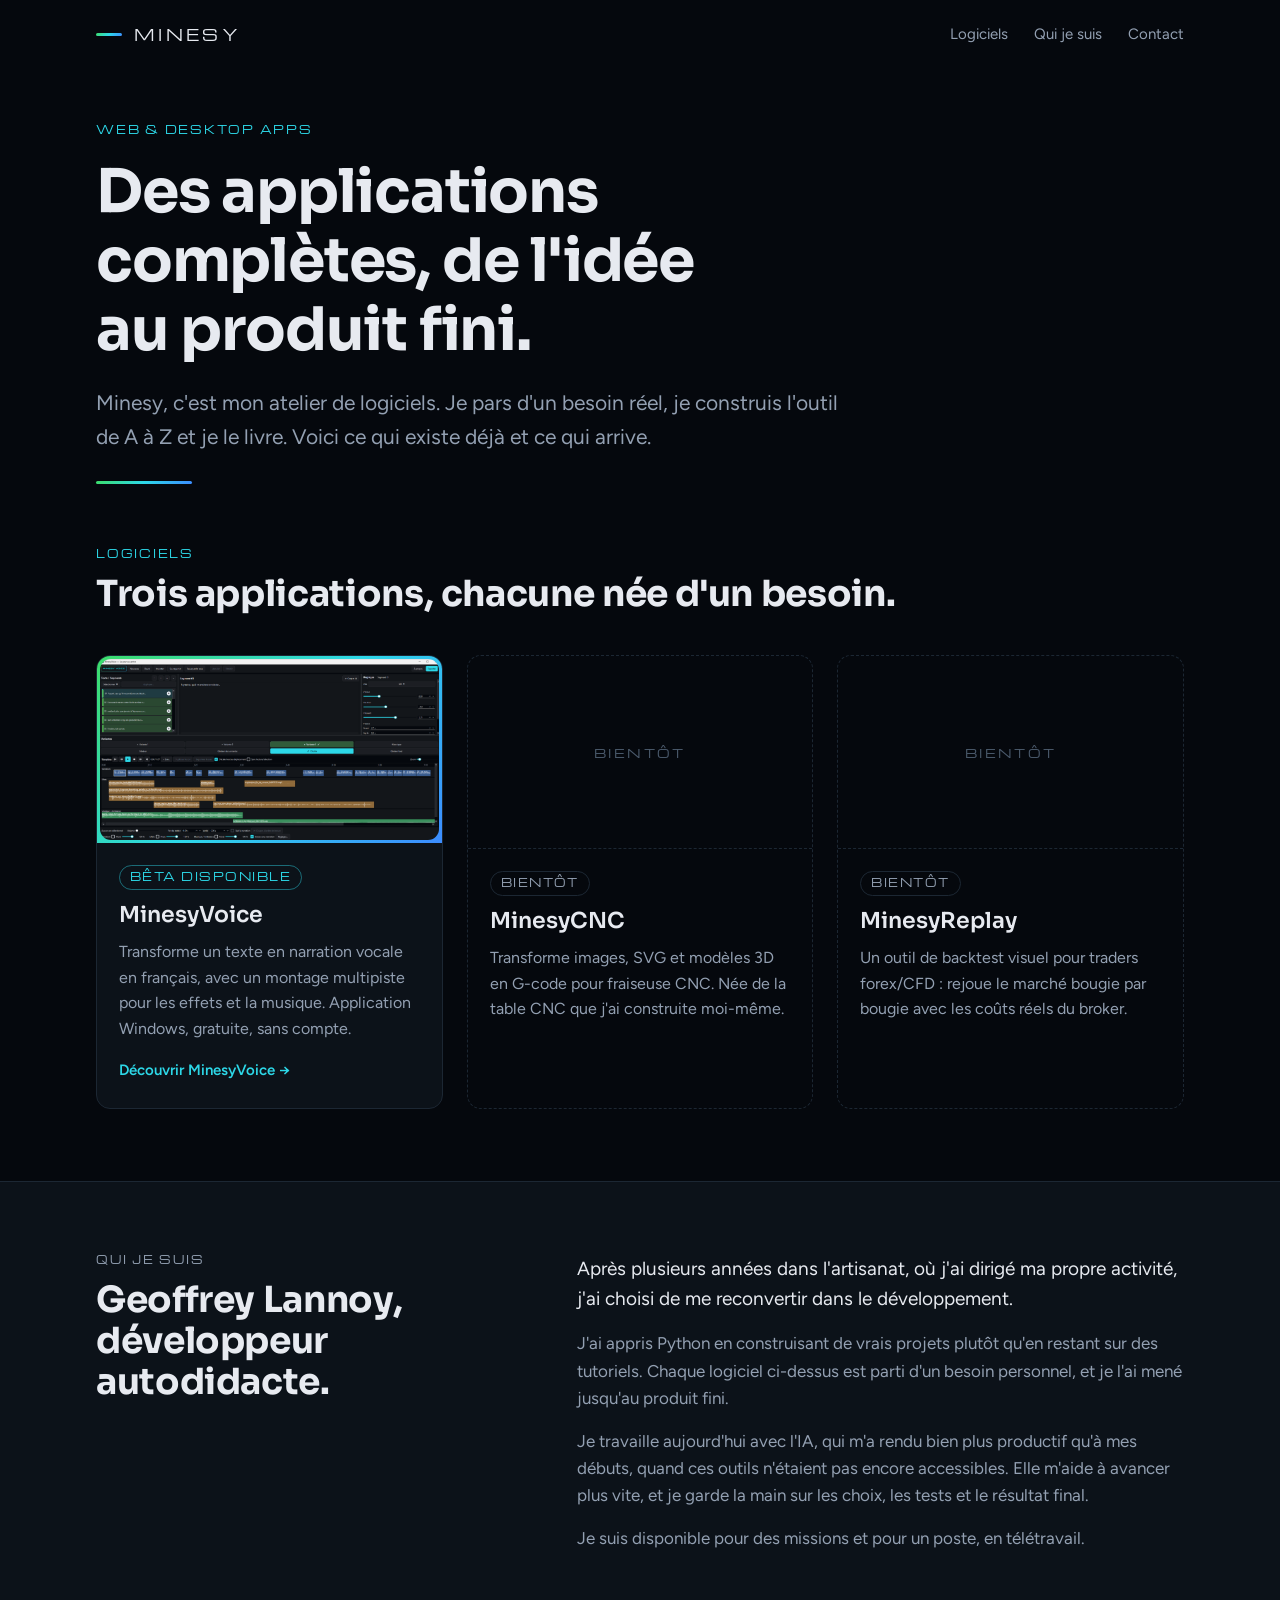
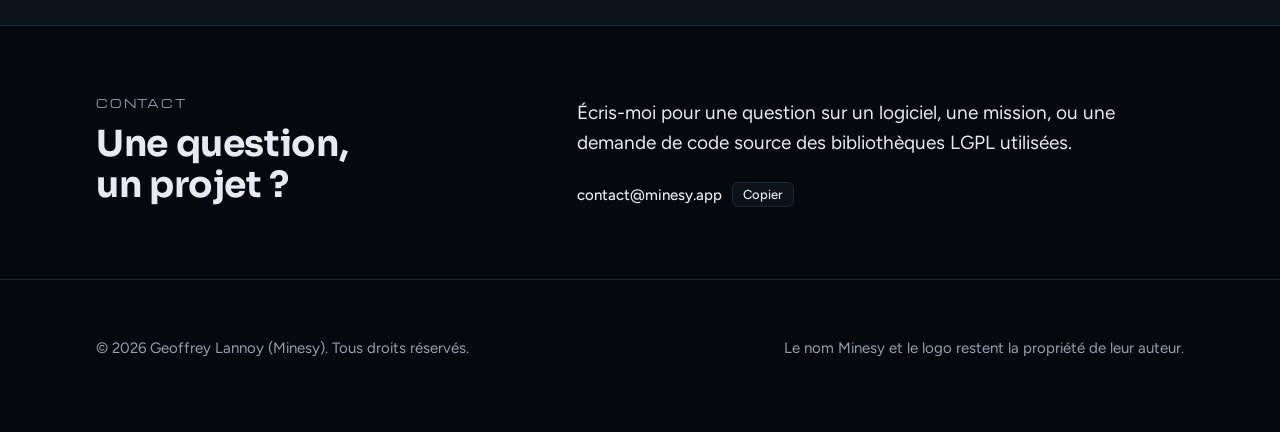
<file: index.html>
<!doctype html>
<html lang="fr">
<head>
<meta charset="utf-8">
<meta name="viewport" content="width=device-width, initial-scale=1, viewport-fit=cover">
<meta name="description" content="Minesy : applications web et desktop. MinesyVoice transforme un texte en narration vocale en français.">
<title>Minesy</title>
<link rel="stylesheet" href="https://fonts.googleapis.com/css2?family=Figtree:wght@400;500;600&family=Michroma&family=Sora:wght@600;700&display=swap">
<link rel="stylesheet" href="style.css">
</head>
<body>
<header>
  <div class="wrap">
    <a class="brand" href="index.html">MINESY</a>
    <nav aria-label="Navigation">
      <a href="#logiciels">Logiciels</a>
      <a href="#apropos">Qui je suis</a>
      <a href="#contact">Contact</a>
    </nav>
  </div>
</header>

<main>
  <section class="home-hero">
    <div class="wrap">
      <div class="hero-text">
        <p class="label">Web &amp; Desktop Apps</p>
        <h1>Des applications complètes, de l'idée au produit fini.</h1>
        <p class="lead">Minesy, c'est mon atelier de logiciels. Je pars d'un besoin réel, je construis l'outil de A à Z et je le livre. Voici ce qui existe déjà et ce qui arrive.</p>
        <div class="rule"></div>
      </div>
    </div>
  </section>

  <section id="logiciels" style="padding-top:24px">
    <div class="wrap">
      <p class="label">Logiciels</p>
      <h2 style="margin-top:14px">Trois applications, chacune née d'un besoin.</h2>

      <div class="cards">
        <a class="card live" href="voix.html">
          <div class="shot"><img src="img/interface.png" width="1917" height="1029" alt="Fenêtre de MinesyVoice avec sa timeline."></div>
          <div class="body">
            <span class="chip on">Bêta disponible</span>
            <h3>MinesyVoice</h3>
            <p>Transforme un texte en narration vocale en français, avec un montage multipiste pour les effets et la musique. Application Windows, gratuite, sans compte.</p>
            <span class="more-link">Découvrir MinesyVoice →</span>
          </div>
        </a>

        <div class="card soon">
          <div class="ph">Bientôt</div>
          <div class="body">
            <span class="chip">Bientôt</span>
            <h3>MinesyCNC</h3>
            <p>Transforme images, SVG et modèles 3D en G-code pour fraiseuse CNC. Née de la table CNC que j'ai construite moi-même.</p>
          </div>
        </div>

        <div class="card soon">
          <div class="ph">Bientôt</div>
          <div class="body">
            <span class="chip">Bientôt</span>
            <h3>MinesyReplay</h3>
            <p>Un outil de backtest visuel pour traders forex/CFD : rejoue le marché bougie par bougie avec les coûts réels du broker.</p>
          </div>
        </div>
      </div>
    </div>
  </section>

  <section id="apropos" class="band">
    <div class="wrap about">
      <div style="display:grid; gap:14px; align-content:start">
        <p class="label">Qui je suis</p>
        <h2>Geoffrey Lannoy, développeur autodidacte.</h2>
      </div>
      <div class="text">
        <p>Après plusieurs années dans l'artisanat, où j'ai dirigé ma propre activité, j'ai choisi de me reconvertir dans le développement.</p>
        <p>J'ai appris Python en construisant de vrais projets plutôt qu'en restant sur des tutoriels. Chaque logiciel ci-dessus est parti d'un besoin personnel, et je l'ai mené jusqu'au produit fini.</p>
        <p>Je travaille aujourd'hui avec l'IA, qui m'a rendu bien plus productif qu'à mes débuts, quand ces outils n'étaient pas encore accessibles. Elle m'aide à avancer plus vite, et je garde la main sur les choix, les tests et le résultat final.</p>
        <p>Je suis disponible pour des missions et pour un poste, en télétravail.</p>
      </div>
    </div>
  </section>

  <section id="contact">
    <div class="wrap about">
      <div style="display:grid; gap:14px; align-content:start">
        <p class="label">Contact</p>
        <h2>Une question, un projet ?</h2>
      </div>
      <div class="text">
        <p>Écris-moi pour une question sur un logiciel, une mission, ou une demande de code source des bibliothèques LGPL utilisées.</p>
        <div class="contact-row">
          <span class="mail"><code>contact@minesy.app</code><button class="copy" type="button" id="copy-mail">Copier</button></span>
        </div>
      </div>
    </div>
  </section>
</main>

<footer>
  <div class="wrap">
    <div class="copyright" style="margin-top:0; padding-top:0; border-top:0">
      <span>© 2026 Geoffrey Lannoy (Minesy). Tous droits réservés.</span>
      <span>Le nom Minesy et le logo restent la propriété de leur auteur.</span>
    </div>
  </div>
</footer>

<script src="site.js"></script>
</body>
</html>
</file>
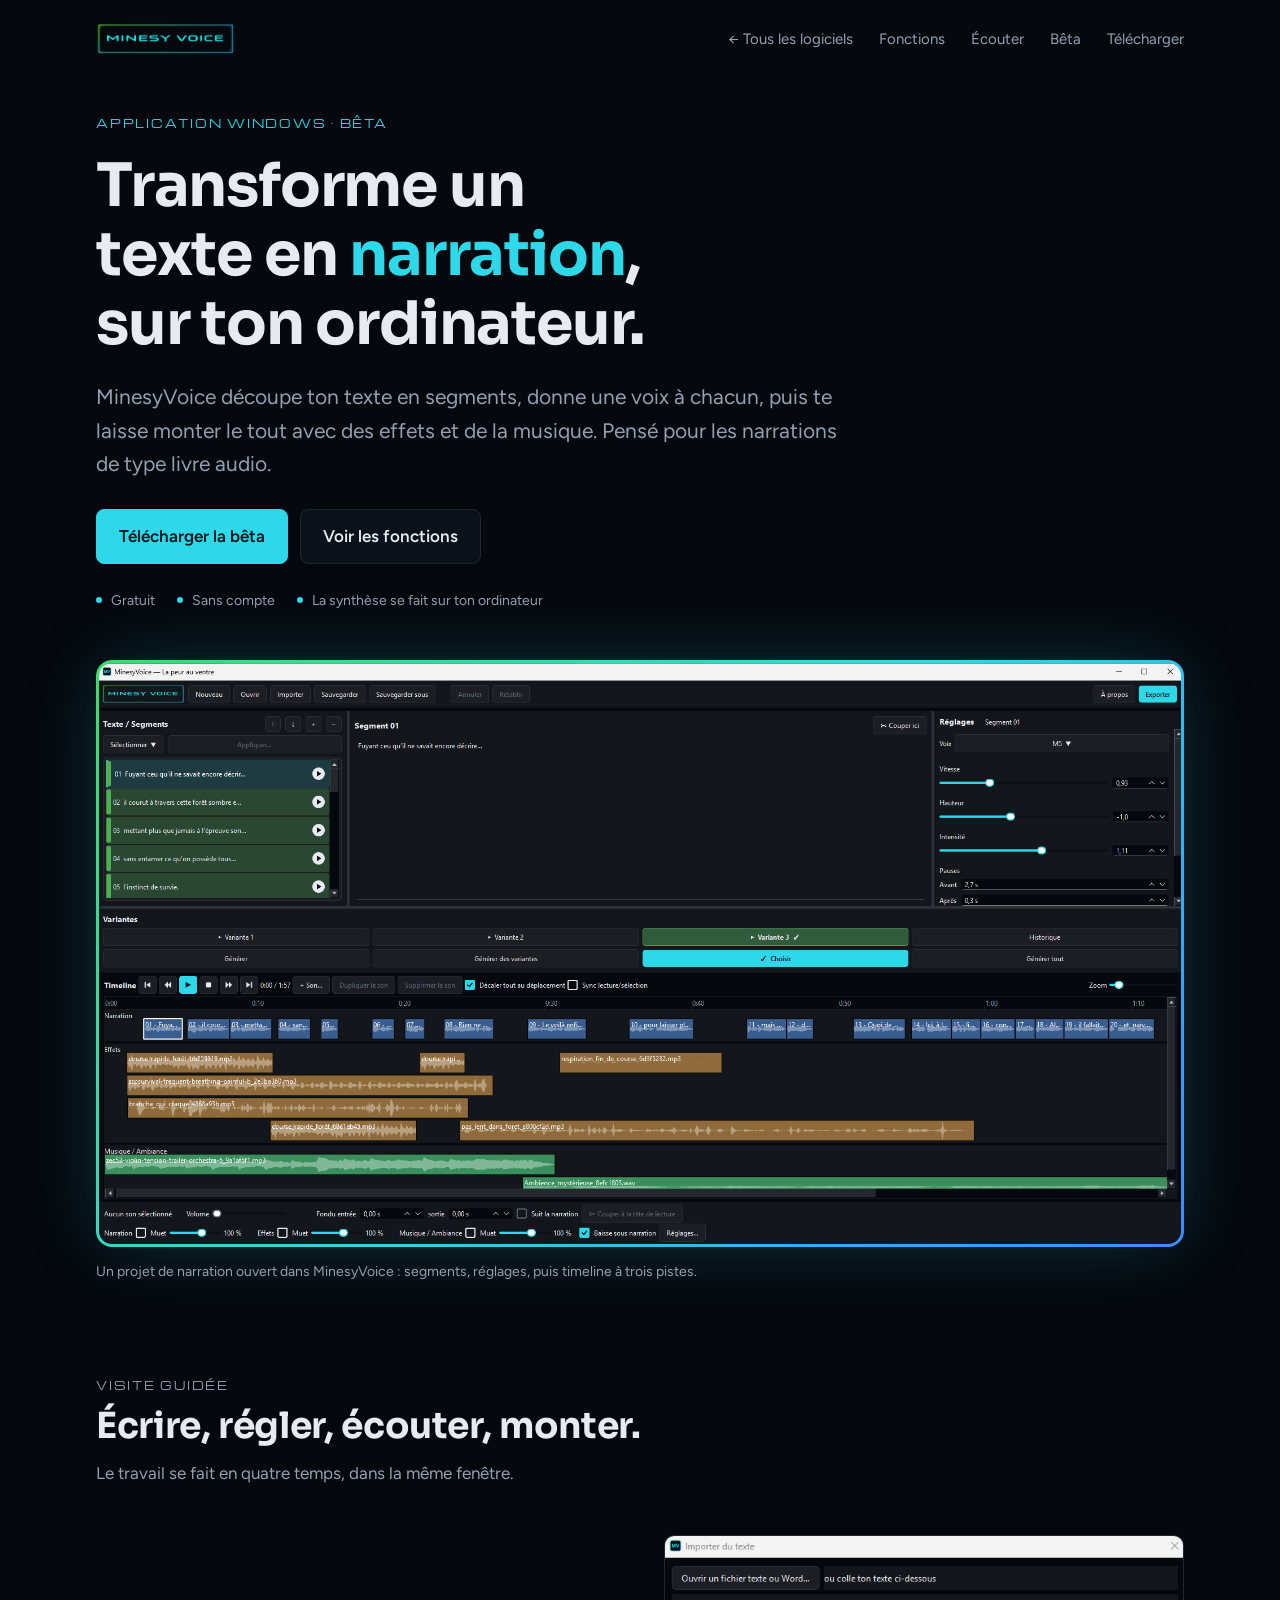
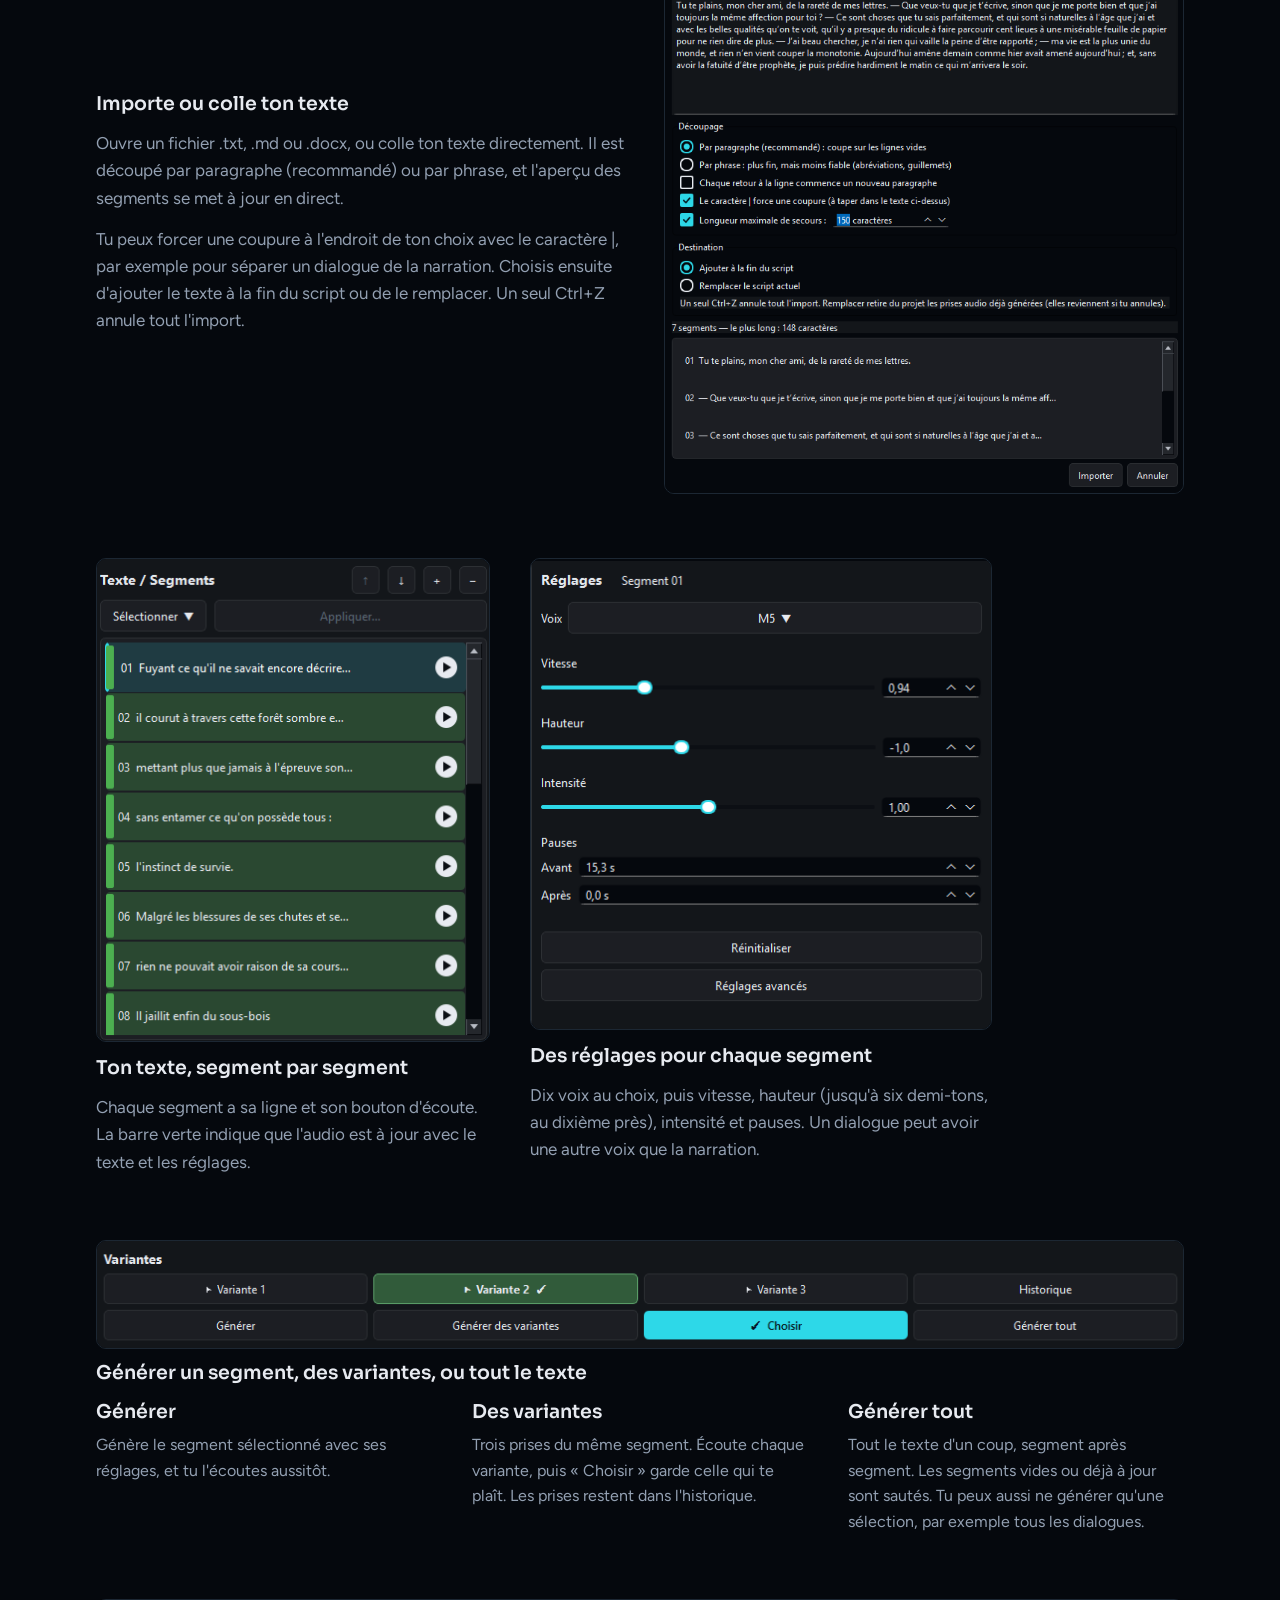
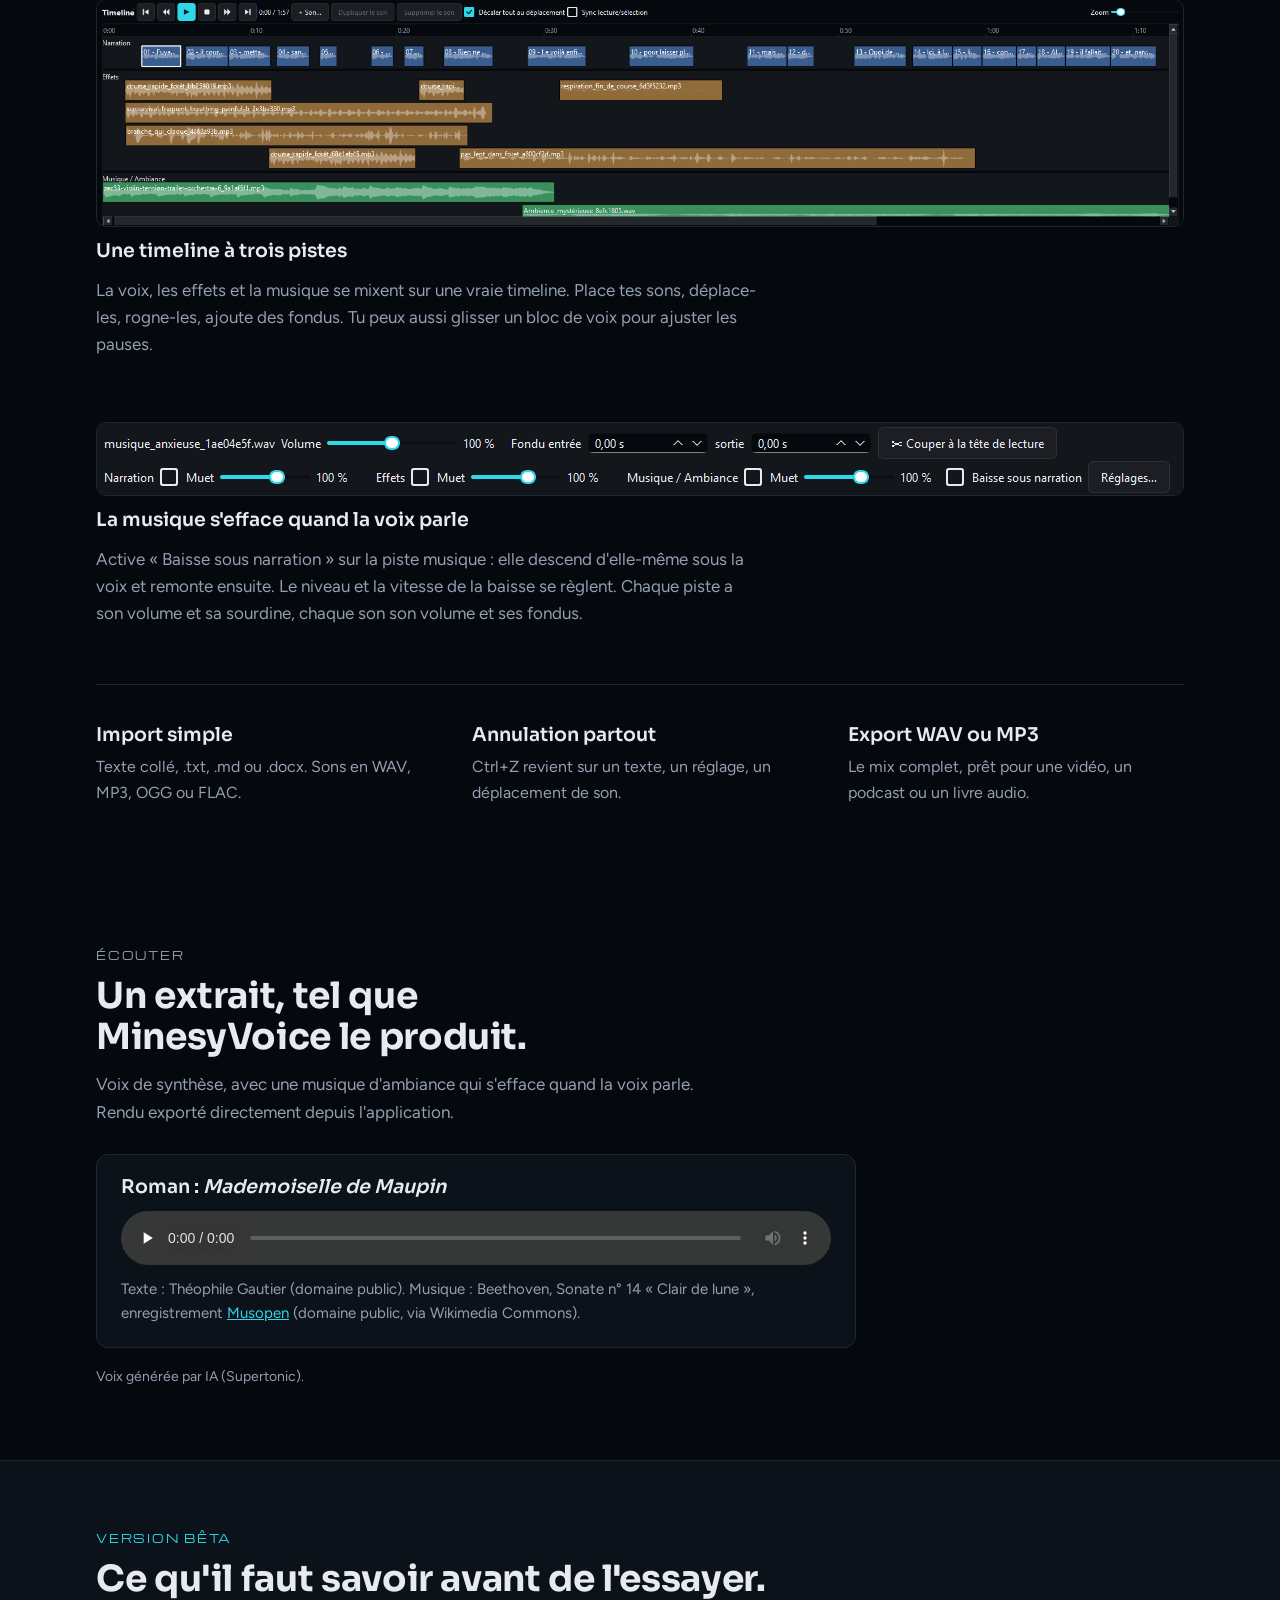
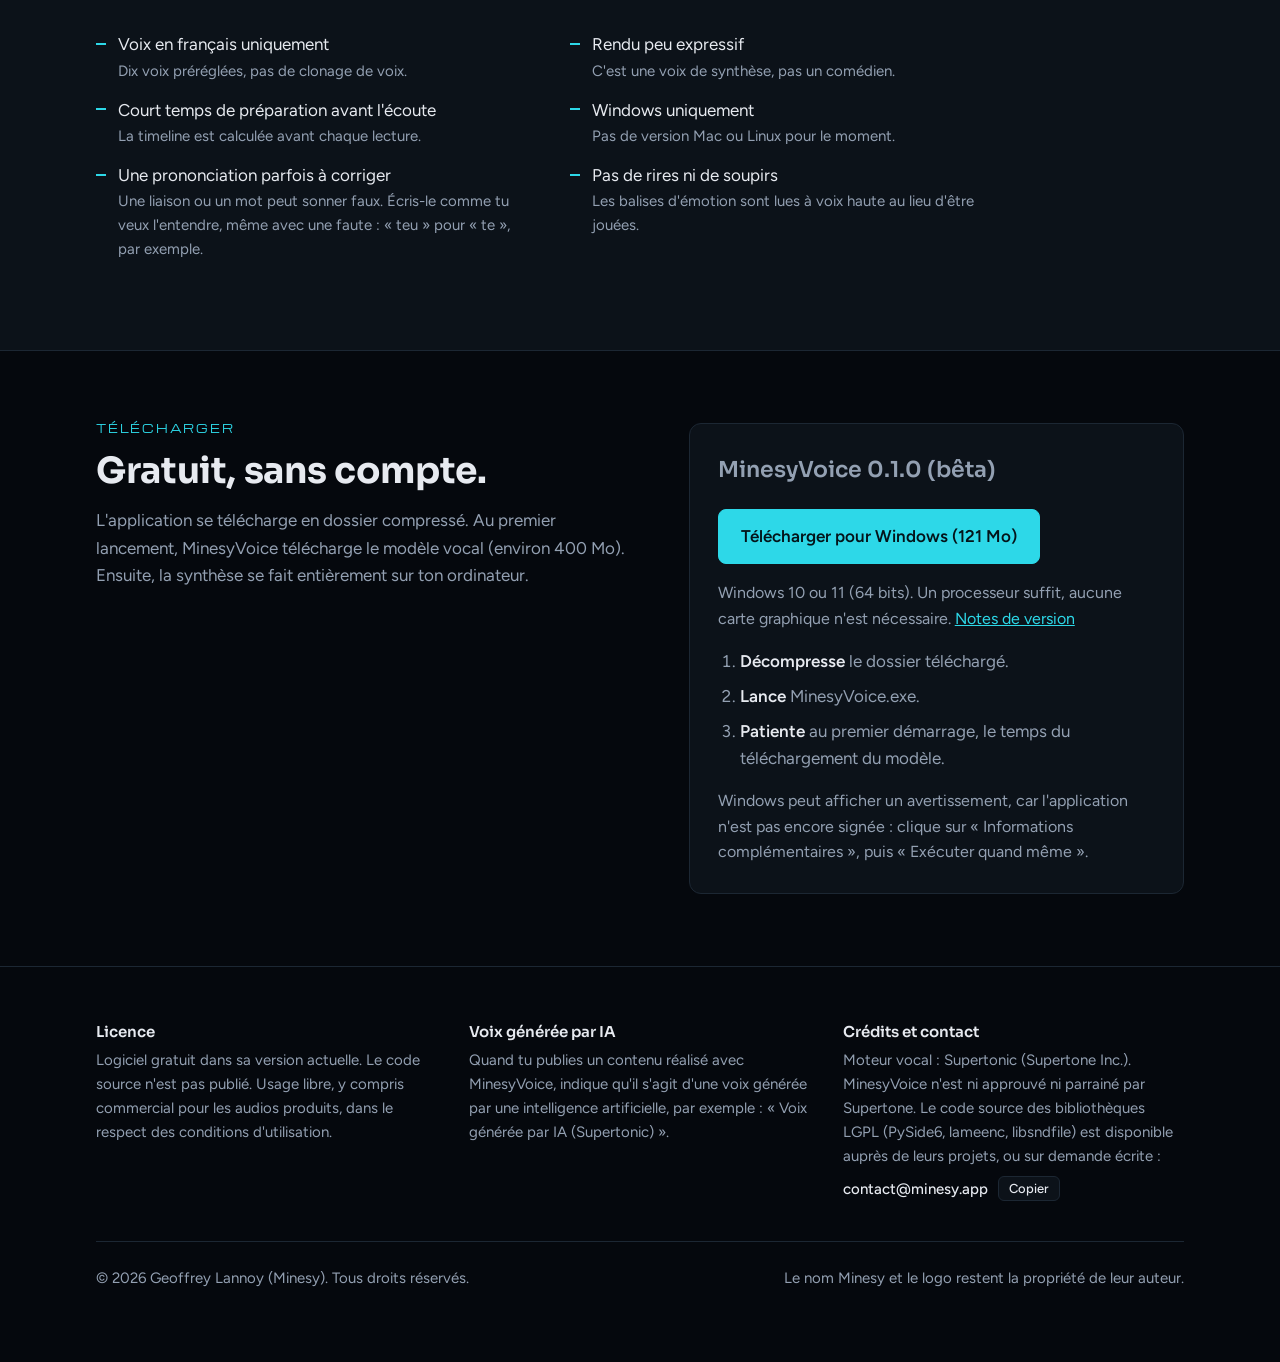
<file: voix.html>
<!doctype html>
<html lang="fr">
<head>
<meta charset="utf-8">
<meta name="viewport" content="width=device-width, initial-scale=1, viewport-fit=cover">
<meta name="description" content="MinesyVoice : application Windows gratuite qui transforme un texte en narration vocale en français, avec montage multipiste.">
<title>MinesyVoice</title>
<link rel="stylesheet" href="https://fonts.googleapis.com/css2?family=Figtree:wght@400;500;600&family=Michroma&family=Sora:wght@600;700&display=swap">
<link rel="stylesheet" href="style.css">
</head>
<body>

<header>
  <div class="wrap">
    <img class="logo" src="img/logo.png" alt="Minesy Voice">
    <nav aria-label="Navigation">
      <a href="index.html">← Tous les logiciels</a>
      <a href="#fonctions">Fonctions</a>
      <a href="#ecouter">Écouter</a>
      <a href="#beta">Bêta</a>
      <a href="#telecharger">Télécharger</a>
    </nav>
  </div>
</header>

<main>
  <section class="hero">
    <div class="wrap">
      <div class="hero-text">
        <p class="label">Application Windows · Bêta</p>
        <h1>Transforme un texte en <em>narration</em>, sur ton ordinateur.</h1>
        <p class="lead">MinesyVoice découpe ton texte en segments, donne une voix à chacun, puis te laisse monter le tout avec des effets et de la musique. Pensé pour les narrations de type livre audio.</p>
        <div class="actions">
          <a class="btn primary" href="#telecharger">Télécharger la bêta</a>
          <a class="btn" href="#fonctions">Voir les fonctions</a>
        </div>
        <div class="facts">
          <span>Gratuit</span>
          <span>Sans compte</span>
          <span>La synthèse se fait sur ton ordinateur</span>
        </div>
      </div>

      <div class="frame">
        <img src="img/interface.png" width="1917" height="1029" alt="Fenêtre de MinesyVoice : liste des segments, réglages de la voix, et timeline avec les pistes narration, effets et musique.">
      </div>
      <p class="caption">Un projet de narration ouvert dans MinesyVoice : segments, réglages, puis timeline à trois pistes.</p>
    </div>
  </section>

  <section id="fonctions">
    <div class="wrap">
      <div class="intro">
        <p class="label">Visite guidée</p>
        <h2>Écrire, régler, écouter, monter.</h2>
        <p>Le travail se fait en quatre temps, dans la même fenêtre.</p>
      </div>

      <div class="tour">
        <div class="pair split">
          <div class="item">
            <h3>Importe ou colle ton texte</h3>
            <p>Ouvre un fichier .txt, .md ou .docx, ou colle ton texte directement. Il est découpé par paragraphe (recommandé) ou par phrase, et l'aperçu des segments se met à jour en direct.</p>
            <p>Tu peux forcer une coupure à l'endroit de ton choix avec le caractère |, par exemple pour séparer un dialogue de la narration. Choisis ensuite d'ajouter le texte à la fin du script ou de le remplacer. Un seul Ctrl+Z annule tout l'import.</p>
          </div>
          <div class="plain-shot import-shot">
            <img src="img/import.png" width="694" height="746" alt="Fenêtre Importer du texte : ouverture d'un fichier ou texte collé, choix du découpage par paragraphe ou par phrase, destination, aperçu des segments.">
          </div>
        </div>

        <div class="shots">
          <figure style="--fw:394px">
            <img src="img/segments.png" width="394" height="485" alt="Liste des segments du texte, avec une pastille verte quand l'audio est à jour.">
            <figcaption class="item">
              <h3>Ton texte, segment par segment</h3>
              <p>Chaque segment a sa ligne et son bouton d'écoute. La barre verte indique que l'audio est à jour avec le texte et les réglages.</p>
            </figcaption>
          </figure>
          <figure style="--fw:462px">
            <img src="img/reglages.png" width="462" height="472" alt="Réglages d'un segment : voix, vitesse, hauteur, intensité, pauses avant et après.">
            <figcaption class="item">
              <h3>Des réglages pour chaque segment</h3>
              <p>Dix voix au choix, puis vitesse, hauteur (jusqu'à six demi-tons, au dixième près), intensité et pauses. Un dialogue peut avoir une autre voix que la narration.</p>
            </figcaption>
          </figure>
        </div>

        <div class="item">
          <div class="plain-shot">
            <img src="img/variantes.png" width="1140" height="112" alt="Boutons de génération : Variante 1, 2 et 3, Historique, Générer, Générer des variantes, Choisir, Générer tout.">
          </div>
          <h3>Générer un segment, des variantes, ou tout le texte</h3>
          <div class="more tight">
            <div>
              <h3>Générer</h3>
              <p>Génère le segment sélectionné avec ses réglages, et tu l'écoutes aussitôt.</p>
            </div>
            <div>
              <h3>Des variantes</h3>
              <p>Trois prises du même segment. Écoute chaque variante, puis « Choisir » garde celle qui te plaît. Les prises restent dans l'historique.</p>
            </div>
            <div>
              <h3>Générer tout</h3>
              <p>Tout le texte d'un coup, segment après segment. Les segments vides ou déjà à jour sont sautés. Tu peux aussi ne générer qu'une sélection, par exemple tous les dialogues.</p>
            </div>
          </div>
        </div>

        <div class="item">
          <div class="crop" style="--iw:1917; --w:1917; --h:402; --x:0; --y:548">
            <img src="img/interface.png" alt="Timeline avec une piste de narration, des effets sonores et de la musique d'ambiance.">
          </div>
          <h3>Une timeline à trois pistes</h3>
          <p>La voix, les effets et la musique se mixent sur une vraie timeline. Place tes sons, déplace-les, rogne-les, ajoute des fondus. Tu peux aussi glisser un bloc de voix pour ajuster les pauses.</p>
        </div>

        <div class="item">
          <div class="plain-shot">
            <img src="img/barre.png" width="1086" height="72" alt="Barre de réglages : volume et fondus du son sélectionné, volume et sourdine de chaque piste, case Baisse sous narration.">
          </div>
          <h3>La musique s'efface quand la voix parle</h3>
          <p>Active « Baisse sous narration » sur la piste musique : elle descend d'elle-même sous la voix et remonte ensuite. Le niveau et la vitesse de la baisse se règlent. Chaque piste a son volume et sa sourdine, chaque son son volume et ses fondus.</p>
        </div>
      </div>

      <div class="more">
        <div>
          <h3>Import simple</h3>
          <p>Texte collé, .txt, .md ou .docx. Sons en WAV, MP3, OGG ou FLAC.</p>
        </div>
        <div>
          <h3>Annulation partout</h3>
          <p>Ctrl+Z revient sur un texte, un réglage, un déplacement de son.</p>
        </div>
        <div>
          <h3>Export WAV ou MP3</h3>
          <p>Le mix complet, prêt pour une vidéo, un podcast ou un livre audio.</p>
        </div>
      </div>
    </div>
  </section>

  <section id="ecouter">
    <div class="wrap">
      <div class="intro">
        <p class="label">Écouter</p>
        <h2>Un extrait, tel que MinesyVoice le produit.</h2>
        <p>Voix de synthèse, avec une musique d'ambiance qui s'efface quand la voix parle. Rendu exporté directement depuis l'application.</p>
      </div>
      <div class="listen">
        <div class="track">
          <h3>Roman : <em>Mademoiselle de Maupin</em></h3>
          <audio controls preload="none" src="audio/extrait-maupin.mp3">Ton navigateur ne peut pas lire cet extrait audio.</audio>
          <p>Texte : Théophile Gautier (domaine public). Musique : Beethoven, Sonate n° 14 « Clair de lune », enregistrement <a href="https://musopen.org" target="_blank" rel="noopener">Musopen</a> (domaine public, via Wikimedia Commons).</p>
        </div>
        <p class="note">Voix générée par IA (Supertonic).</p>
      </div>
    </div>
  </section>

  <section id="beta" class="band">
    <div class="wrap">
      <p class="label">Version bêta</p>
      <h2 style="margin-top:14px">Ce qu'il faut savoir avant de l'essayer.</h2>
      <ul class="limits">
        <li>Voix en français uniquement
          <small>Dix voix préréglées, pas de clonage de voix.</small></li>
        <li>Rendu peu expressif
          <small>C'est une voix de synthèse, pas un comédien.</small></li>
        <li>Court temps de préparation avant l'écoute
          <small>La timeline est calculée avant chaque lecture.</small></li>
        <li>Windows uniquement
          <small>Pas de version Mac ou Linux pour le moment.</small></li>
        <li>Une prononciation parfois à corriger
          <small>Une liaison ou un mot peut sonner faux. Écris-le comme tu veux l'entendre, même avec une faute : « teu » pour « te », par exemple.</small></li>
        <li>Pas de rires ni de soupirs
          <small>Les balises d'émotion sont lues à voix haute au lieu d'être jouées.</small></li>
      </ul>
    </div>
  </section>

  <section id="telecharger">
    <div class="wrap dl">
      <div style="display:grid; gap:16px; align-content:start">
        <p class="label">Télécharger</p>
        <h2>Gratuit, sans compte.</h2>
        <p style="color:var(--muted); max-width:52ch">L'application se télécharge en dossier compressé. Au premier lancement, MinesyVoice télécharge le modèle vocal (environ 400 Mo). Ensuite, la synthèse se fait entièrement sur ton ordinateur.</p>
      </div>
      <div class="dl-card">
        <p class="soon">MinesyVoice 0.1.0 (bêta)</p>
        <div class="actions">
          <a class="btn primary" href="https://github.com/geoffreylannoyminesy-bot/MinesyVoice-releases/releases/download/v0.1.0-beta/MinesyVoice-0.1.0-beta-windows.zip" target="_blank" rel="noopener">Télécharger pour Windows (121 Mo)</a>
        </div>
        <p>Windows 10 ou 11 (64 bits). Un processeur suffit, aucune carte graphique n'est nécessaire. <a href="https://github.com/geoffreylannoyminesy-bot/MinesyVoice-releases/releases/tag/v0.1.0-beta">Notes de version</a></p>
        <ol class="steps">
          <li><b>Décompresse</b> le dossier téléchargé.</li>
          <li><b>Lance</b> MinesyVoice.exe.</li>
          <li><b>Patiente</b> au premier démarrage, le temps du téléchargement du modèle.</li>
        </ol>
        <p>Windows peut afficher un avertissement, car l'application n'est pas encore signée : clique sur « Informations complémentaires », puis « Exécuter quand même ».</p>
      </div>
    </div>
  </section>
</main>

<footer>
  <div class="wrap">
    <div class="legal">
      <div>
        <h3>Licence</h3>
        <p>Logiciel gratuit dans sa version actuelle. Le code source n'est pas publié. Usage libre, y compris commercial pour les audios produits, dans le respect des conditions d'utilisation.</p>
      </div>
      <div>
        <h3>Voix générée par IA</h3>
        <p>Quand tu publies un contenu réalisé avec MinesyVoice, indique qu'il s'agit d'une voix générée par une intelligence artificielle, par exemple : « Voix générée par IA (Supertonic) ».</p>
      </div>
      <div>
        <h3>Crédits et contact</h3>
        <p>Moteur vocal : Supertonic (Supertone Inc.). MinesyVoice n'est ni approuvé ni parrainé par Supertone. Le code source des bibliothèques LGPL (PySide6, lameenc, libsndfile) est disponible auprès de leurs projets, ou sur demande écrite :</p>
        <span class="mail"><code>contact@minesy.app</code><button class="copy" type="button" id="copy-mail">Copier</button></span>
      </div>
    </div>
    <div class="copyright">
      <span>© 2026 Geoffrey Lannoy (Minesy). Tous droits réservés.</span>
      <span>Le nom Minesy et le logo restent la propriété de leur auteur.</span>
    </div>
  </div>
</footer>

<script src="site.js"></script>
</body>
</html>
</file>
<file: style.css>
/* Mise en page : une page produit sombre, la capture de l'application en vedette,
   puis une visite guidée faite de recadrages de cette même capture. */
:root {
  --bg: #05080d;
  --panel: #0c1219;
  --line: #1c2733;
  --fg: #e7eaf0;
  --muted: #93a0b2;
  --accent: #2dd8e8;
  --accent-hover: #62e2ee;
  --on-accent: #04141a;
  --grad: linear-gradient(135deg, #3cdd6a 0%, #2dd8e8 50%, #3c8cff 100%);
  --f-display: "Sora", "Segoe UI", system-ui, sans-serif;
  --f-body: "Figtree", "Segoe UI", system-ui, sans-serif;
  --f-label: "Michroma", "Segoe UI", system-ui, sans-serif;
  color-scheme: dark;
}
* { box-sizing: border-box; }
:root { padding-top: env(safe-area-inset-top, 0px); padding-bottom: env(safe-area-inset-bottom, 0px); }
body {
  margin: 0;
  background: var(--bg);
  color: var(--fg);
  font: 400 17px/1.6 var(--f-body);
  -webkit-font-smoothing: antialiased;
}
img { display: block; }
a { color: var(--accent); }
a:hover { color: var(--accent-hover); }
:focus-visible { outline: 2px solid var(--accent); outline-offset: 3px; }

.wrap {
  max-width: 1120px;
  margin: 0 auto;
  padding-left: max(16px, env(safe-area-inset-left, 0px));
  padding-right: max(16px, env(safe-area-inset-right, 0px));
}
section { padding-block: 72px; }
h1, h2, h3 { font-family: var(--f-display); font-weight: 700; line-height: 1.15; margin: 0; text-wrap: balance; }
h2 { font-size: clamp(26px, 3.4vw, 36px); letter-spacing: -0.01em; }
h3 { font-size: 19px; font-weight: 600; }
p { margin: 0; }
.label {
  font: 400 11px/1 var(--f-label);
  letter-spacing: 0.16em;
  text-transform: uppercase;
  color: var(--accent);
}

/* En-tête */
header { padding-block: 22px; }
header .wrap { display: flex; align-items: center; justify-content: space-between; gap: 16px; flex-wrap: wrap; }
.logo { height: 34px; width: auto; max-width: 100%; }
nav { display: flex; gap: 26px; font-size: 15px; }
nav a { color: var(--muted); text-decoration: none; }
nav a:hover { color: var(--fg); }

/* Hero */
.hero { padding-top: 40px; padding-bottom: 24px; }
.hero-text { max-width: 760px; display: grid; gap: 22px; }
h1 { font-size: clamp(34px, 5.6vw, 60px); letter-spacing: -0.02em; }
h1 em { font-style: normal; color: var(--accent); }
.lead { font-size: clamp(18px, 2vw, 21px); color: var(--muted); max-width: 62ch; }
.actions { display: flex; gap: 12px; flex-wrap: wrap; margin-top: 6px; }
.btn {
  display: inline-block;
  padding: 13px 22px;
  border-radius: 8px;
  font-weight: 600;
  text-decoration: none;
  border: 1px solid var(--line);
  color: var(--fg);
  background: var(--panel);
}
.btn:hover { border-color: #33465a; color: var(--fg); }
.btn.primary { background: var(--accent); border-color: var(--accent); color: var(--on-accent); }
.btn.primary:hover { background: var(--accent-hover); border-color: var(--accent-hover); color: var(--on-accent); }
.facts { display: flex; gap: 8px 22px; flex-wrap: wrap; font-size: 14px; color: var(--muted); margin-top: 4px; }
.facts span::before { content: ""; display: inline-block; width: 6px; height: 6px; border-radius: 50%; background: var(--accent); margin-right: 9px; vertical-align: 2px; }

.frame {
  margin-top: 48px;
  padding: 3px;
  border-radius: 16px;
  background: var(--grad);
  box-shadow: 0 0 80px -12px rgba(45, 216, 232, 0.28);
}
.frame img { width: 100%; height: auto; border-radius: 13px; background: var(--bg); }
.caption { font-size: 14px; color: var(--muted); margin-top: 14px; }

/* Visite guidée : recadrages de la capture */
.crop {
  position: relative;
  overflow: hidden;
  aspect-ratio: calc(var(--w) / var(--h));
  border: 1px solid var(--line);
  border-radius: 10px;
  background: var(--bg);
}
.crop img {
  position: absolute;
  top: 0; left: 0;
  max-width: none;
  width: calc(var(--iw, 1915) / var(--w) * 100%);
  margin-left: calc(var(--x) / var(--w) * -100%);
  margin-top: calc(var(--y) / var(--w) * -100%);
}
.tour { display: grid; gap: 64px; margin-top: 48px; }
.pair { display: grid; grid-template-columns: 1fr 1fr; gap: 32px; }
.split { align-items: center; }
.item { display: grid; gap: 14px; align-content: start; min-width: 0; }
.item p { color: var(--muted); max-width: 60ch; }
.item h3 { color: var(--fg); }
.intro { max-width: 640px; display: grid; gap: 14px; }
.intro p { color: var(--muted); }

/* Liste des fonctions secondaires */
.more { display: grid; grid-template-columns: repeat(3, 1fr); gap: 36px 40px; margin-top: 56px; padding-top: 40px; border-top: 1px solid var(--line); }
.more div { display: grid; gap: 8px; align-content: start; min-width: 0; }
.more p { color: var(--muted); font-size: 16px; }

/* Bêta */
.band { background: var(--panel); border-block: 1px solid var(--line); }
.limits { display: grid; grid-template-columns: 1fr 1fr; gap: 14px 48px; margin-top: 32px; padding: 0; list-style: none; max-width: 900px; }
.limits li { padding-left: 22px; position: relative; color: var(--fg); }
.limits li::before { content: ""; position: absolute; left: 0; top: 0.7em; width: 10px; height: 2px; background: var(--accent); }
.limits small { display: block; color: var(--muted); font-size: 15px; }

/* Téléchargement */
.dl { display: grid; grid-template-columns: 1.1fr 1fr; gap: 48px; align-items: start; }
.dl-card { border: 1px solid var(--line); background: var(--panel); border-radius: 12px; padding: 28px; display: grid; gap: 16px; min-width: 0; }
.dl-card .soon { font-family: var(--f-display); font-weight: 600; font-size: 22px; }
.dl-card p { color: var(--muted); font-size: 16px; }
.steps { margin: 0; padding-left: 22px; color: var(--muted); display: grid; gap: 8px; }
.steps b { color: var(--fg); font-weight: 600; }

/* Pied de page */
footer { border-top: 1px solid var(--line); padding-block: 56px 72px; font-size: 15px; color: var(--muted); }
.legal { display: grid; grid-template-columns: repeat(3, 1fr); gap: 32px; }
.legal div { display: grid; gap: 8px; align-content: start; min-width: 0; }
.legal h3 { font-size: 15px; color: var(--fg); }
.mail { display: inline-flex; align-items: center; gap: 10px; flex-wrap: wrap; }
.mail code { font: 500 15px var(--f-body); color: var(--fg); user-select: all; }
.copy { font: 500 13px var(--f-body); color: var(--fg); background: var(--panel); border: 1px solid var(--line); border-radius: 6px; padding: 4px 10px; cursor: pointer; }
.copy:hover { border-color: #33465a; }
.copyright { margin-top: 40px; padding-top: 24px; border-top: 1px solid var(--line); display: flex; justify-content: space-between; gap: 12px; flex-wrap: wrap; }

@media (max-width: 860px) {
  section { padding-block: 52px; }
  .pair, .more, .limits, .dl, .legal { grid-template-columns: 1fr; }
  .more { gap: 28px; }
  .dl { gap: 32px; }
  nav { gap: 18px; font-size: 14px; }
}

/* Accueil */
.brand { font: 400 15px/1 var(--f-label); letter-spacing: 0.22em; color: var(--fg); text-decoration: none; display: inline-flex; align-items: center; gap: 12px; }
.brand::before { content: ""; width: 26px; height: 3px; background: var(--grad); border-radius: 2px; }
.brand:hover { color: var(--fg); }
nav a[aria-current="page"] { color: var(--fg); }
.home-hero { padding-top: 56px; padding-bottom: 40px; }
.home-hero h1 { max-width: 16ch; }
.rule { height: 3px; width: 96px; background: var(--grad); border-radius: 2px; margin-top: 6px; }
.cards { display: grid; grid-template-columns: repeat(3, 1fr); gap: 24px; margin-top: 40px; align-items: stretch; }
.card { display: grid; grid-template-rows: auto 1fr; gap: 0; border: 1px solid var(--line); background: var(--panel); border-radius: 14px; overflow: hidden; text-decoration: none; color: var(--fg); min-width: 0; }
.card .shot { padding: 3px; background: var(--grad); }
.card .shot img { width: 100%; height: auto; display: block; border-radius: 11px; }
.card .body { padding: 22px 22px 26px; display: grid; gap: 12px; align-content: start; }
.card h3 { font-size: 22px; }
.card p { color: var(--muted); font-size: 16px; }
.card .more-link { color: var(--accent); font-weight: 600; font-size: 15px; margin-top: 4px; }
.card.live:hover { border-color: #33465a; }
.card.live:hover .more-link { color: var(--accent-hover); }
.card.soon { border-style: dashed; background: transparent; }
.card.soon .ph { aspect-ratio: 16 / 9; display: grid; place-items: center; border-bottom: 1px dashed var(--line); font: 400 12px var(--f-label); letter-spacing: 0.2em; text-transform: uppercase; color: #4b5a6c; }
.chip { justify-self: start; font: 400 10.5px/1 var(--f-label); letter-spacing: 0.14em; text-transform: uppercase; padding: 6px 10px; border-radius: 999px; border: 1px solid var(--line); color: var(--muted); }
.chip.on { color: var(--accent); border-color: rgba(45, 216, 232, 0.45); }
.about { display: grid; grid-template-columns: 1fr 1.4fr; gap: 48px; align-items: start; }
.about p { color: var(--muted); }
.about .text { display: grid; gap: 16px; max-width: 62ch; }
.about .text p:first-child { color: var(--fg); font-size: 19px; }
.contact-row { display: grid; gap: 10px; margin-top: 8px; }
.back { font-size: 14px; }
.shots { display: flex; flex-wrap: wrap; gap: 40px; align-items: flex-start; }
.shots figure { margin: 0; display: grid; gap: 16px; align-content: start; min-width: 0; flex: 0 1 var(--fw); max-width: 100%; }
.shots img { width: auto; max-width: 100%; height: auto; border: 1px solid var(--line); border-radius: 10px; }
.plain-shot { border: 1px solid var(--line); border-radius: 10px; overflow: hidden; background: var(--bg); }
.plain-shot img { width: 100%; height: auto; display: block; }
@media (max-width: 860px) {
  .cards, .about { grid-template-columns: 1fr; }
  .about { gap: 24px; }
  .shots figure { flex-basis: 100%; }
}

.more.tight { margin-top: 4px; padding-top: 0; border-top: 0; }

.import-shot { max-width: 520px; justify-self: end; width: 100%; }
@media (max-width: 860px) { .import-shot { justify-self: start; } }

/* Section « Écouter » */
.listen { display: grid; gap: 18px; margin-top: 28px; max-width: 760px; }
.listen .track { border: 1px solid var(--line); background: var(--panel); border-radius: 12px; padding: 22px 24px; display: grid; gap: 12px; }
.listen .track h3 { font-family: var(--f-display); font-weight: 600; font-size: 19px; margin: 0; }
.listen .track p { color: var(--muted); font-size: 15px; margin: 0; }
.listen audio { width: 100%; }
.listen .note { color: var(--muted); font-size: 14px; }
</file>
